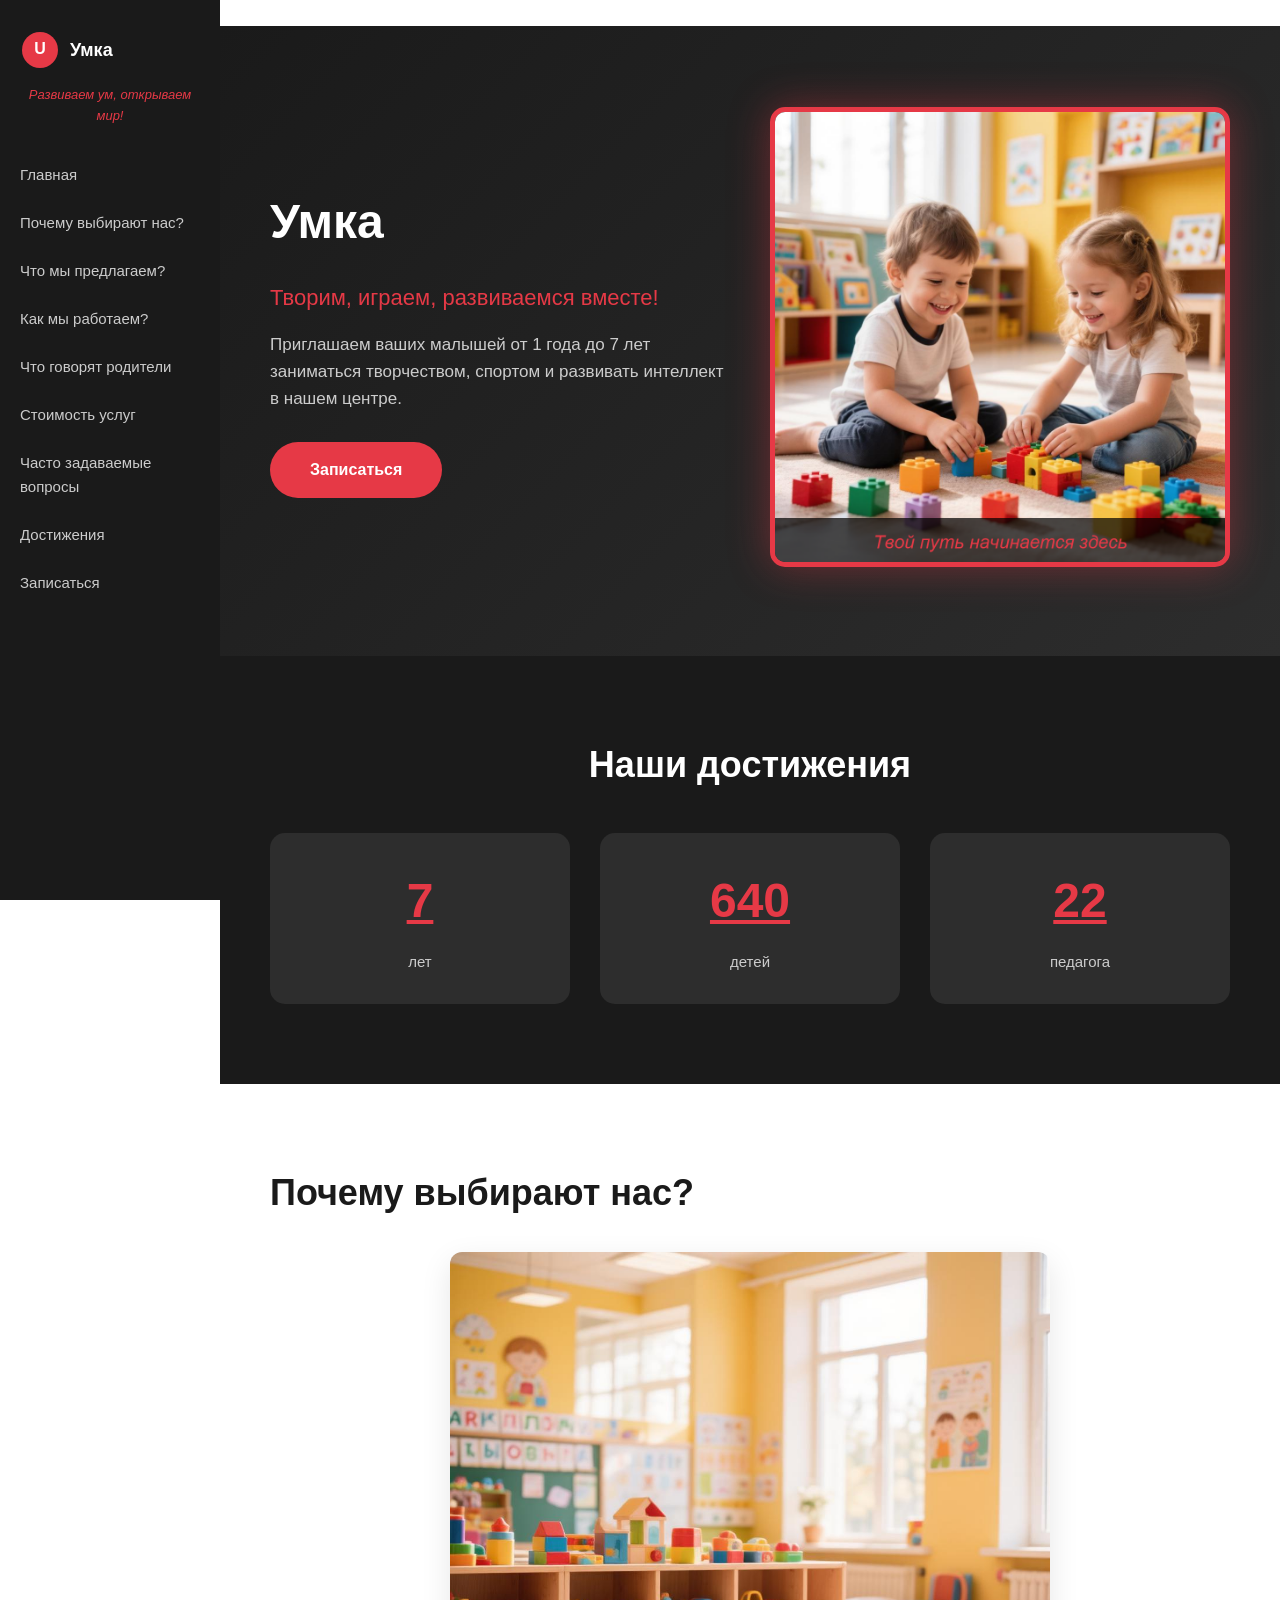
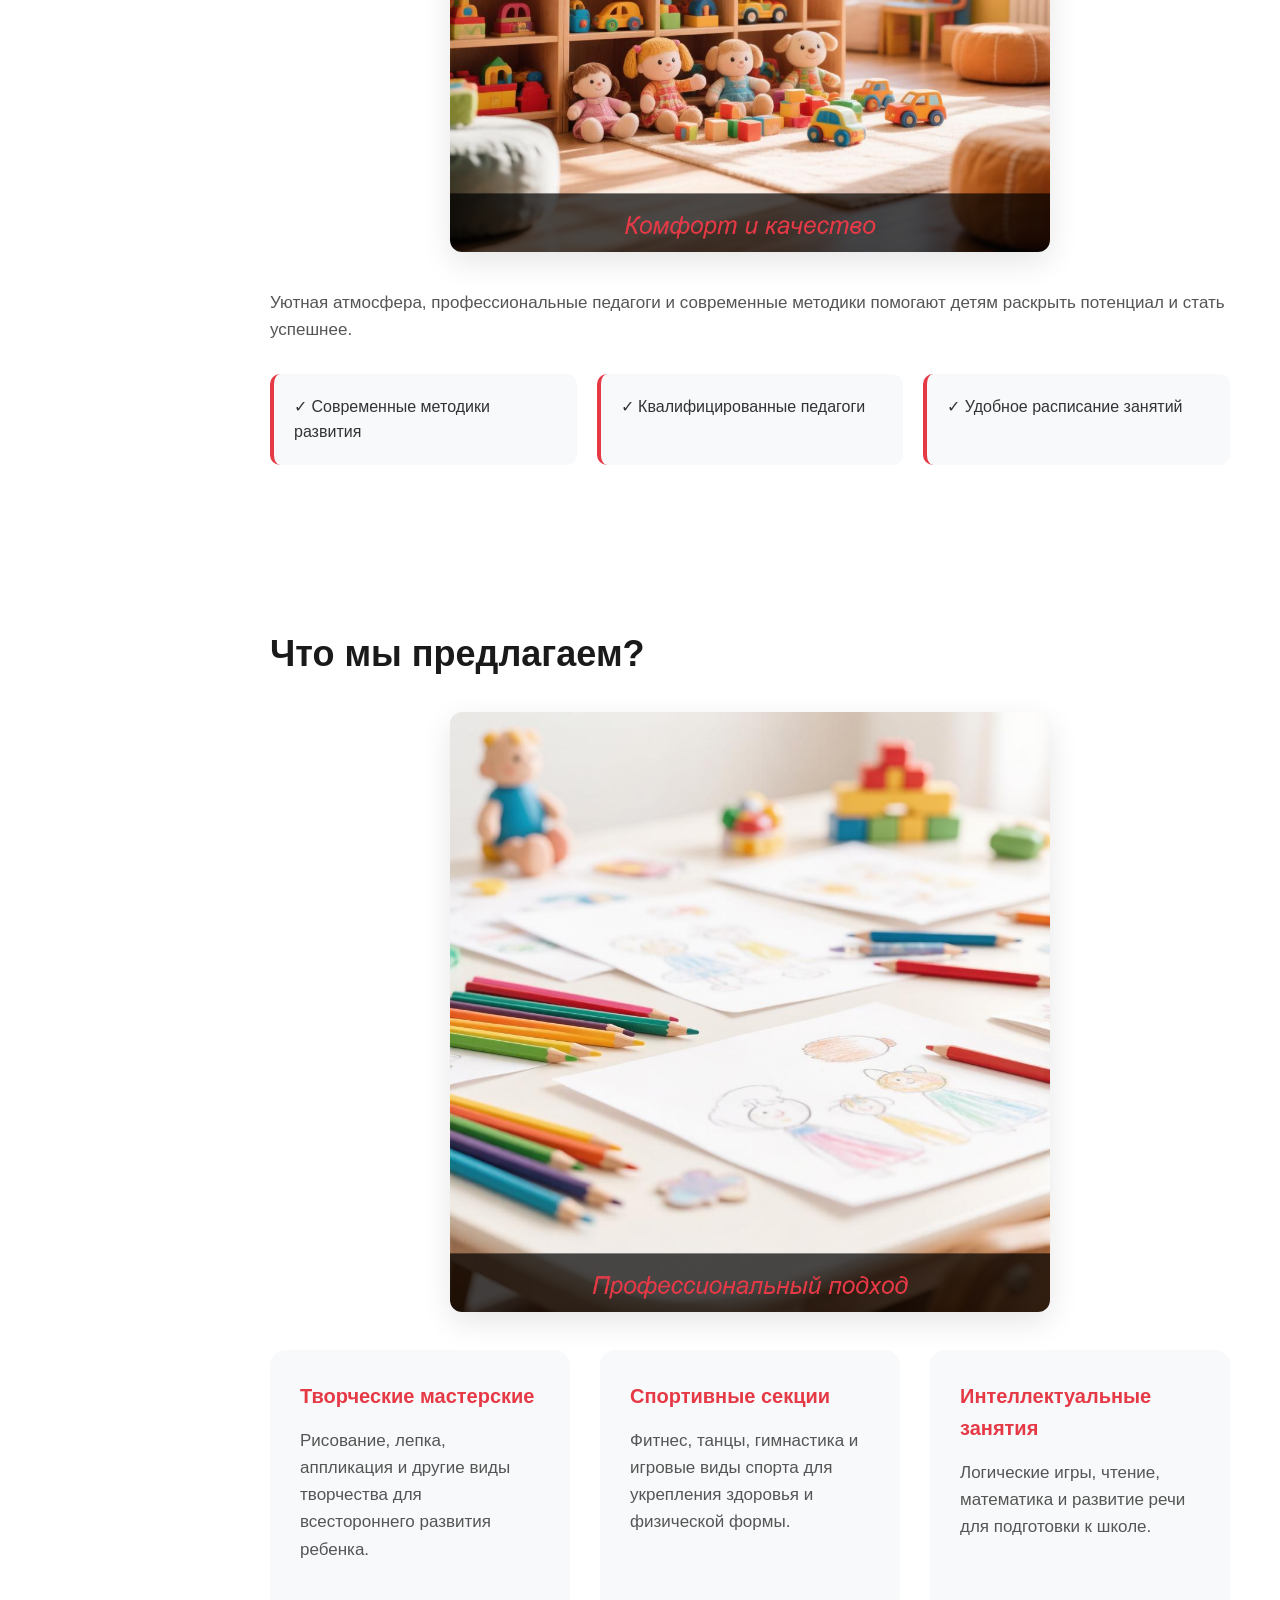
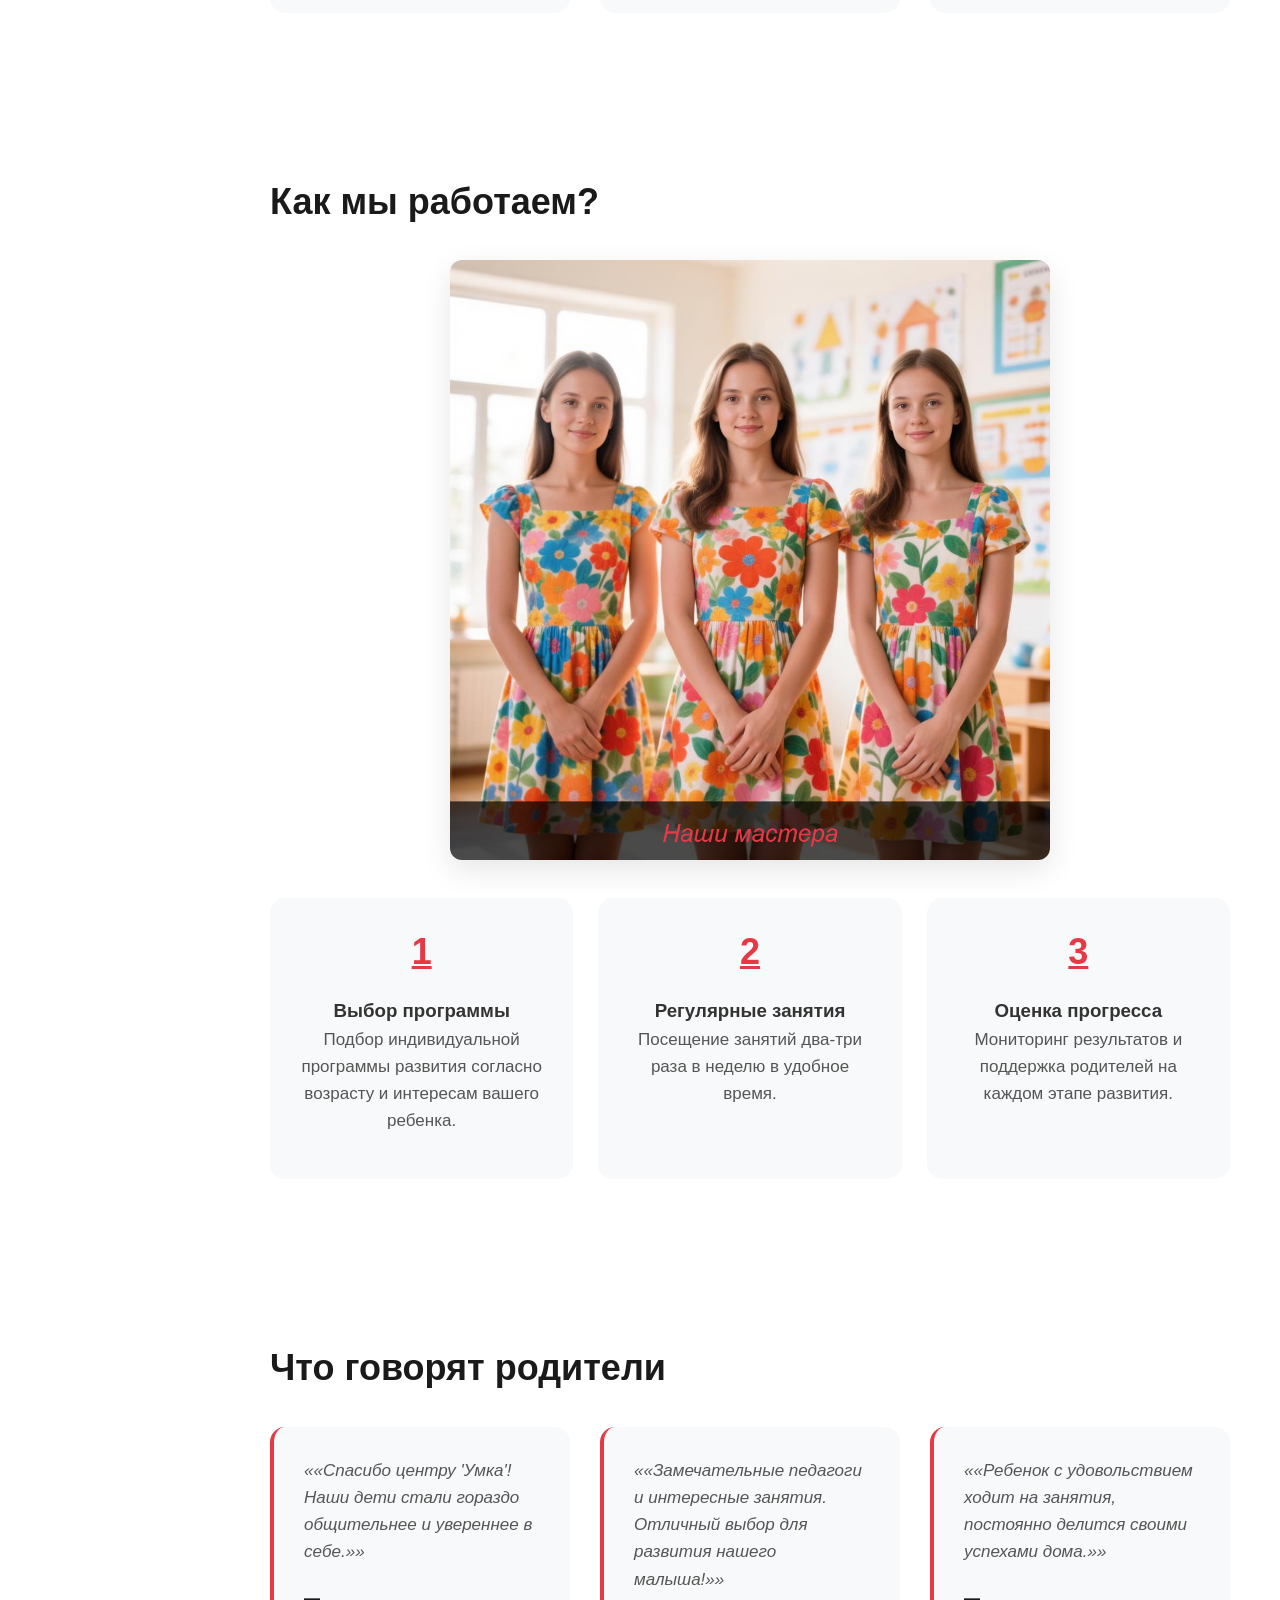
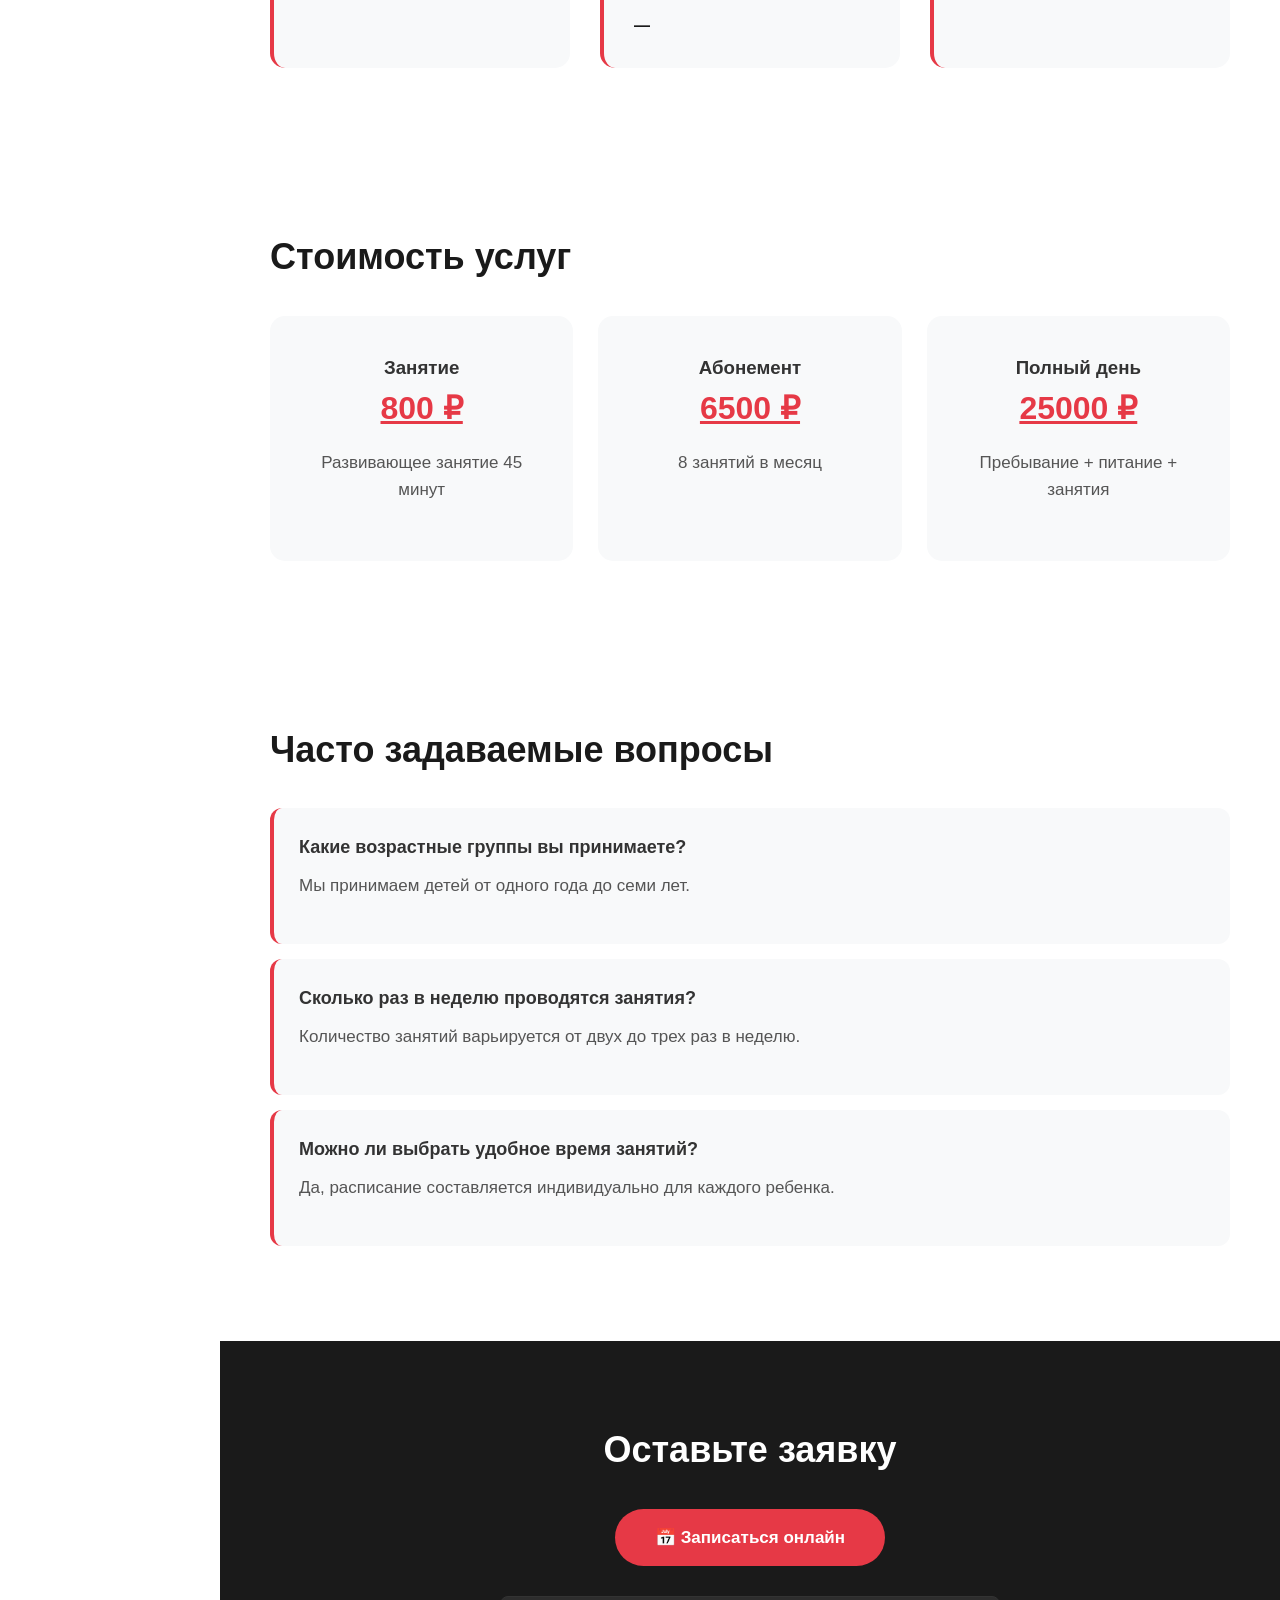
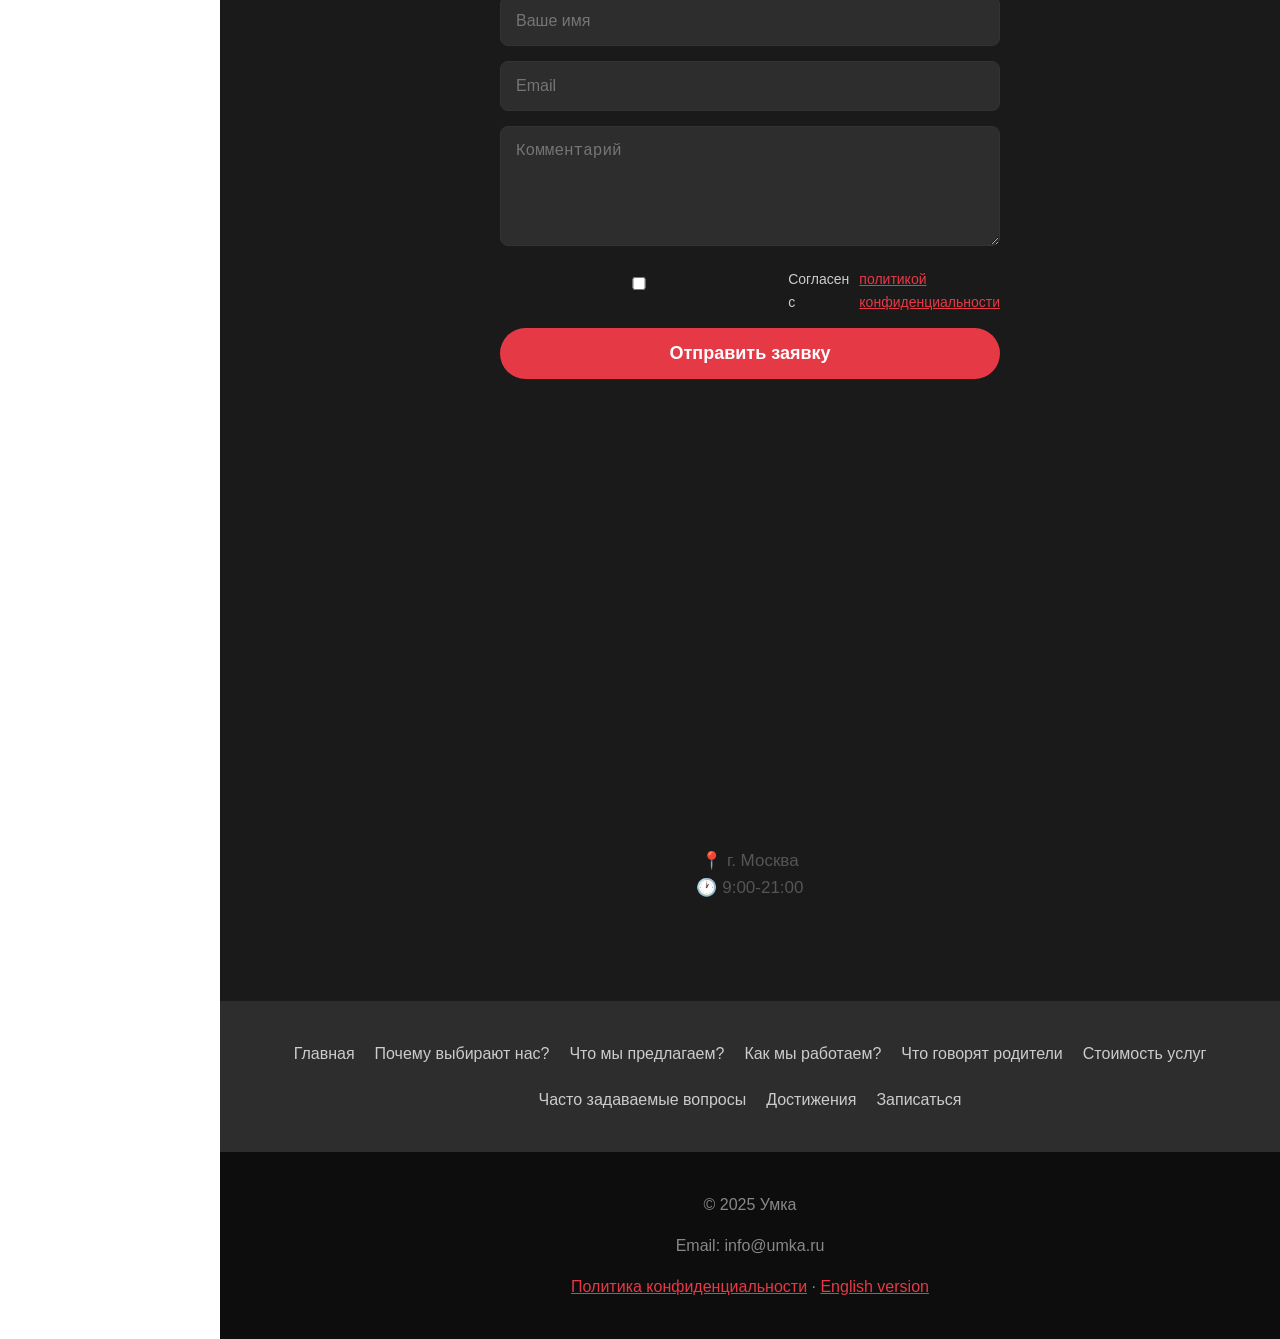
<file: index.html>
<!DOCTYPE html>
<html lang="ru">
<head>
<meta charset="UTF-8">
<meta name="viewport" content="width=device-width, initial-scale=1.0">
<title>Детский развивающий центр 'Умка': развитие и творчество</title>
<meta name="description" content="Центр развития ребенка 'Умка' предлагает занятия для малышей от 1 года до 7 лет. Творчество, спорт и интеллектуальное развитие.">
<link rel="icon" href="data:image/svg+xml,<svg xmlns="http://www.w3.org/2000/svg" viewBox="0 0 200 200">
            <circle cx="100" cy="100" r="90" fill="#e63946" />
            <text x="100" y="120" font-family="Arial" font-size="80" fill="white" 
                  text-anchor="middle" font-weight="bold">U</text>
        </svg>" type="image/svg+xml">
<link rel="stylesheet" href="style.css">
</head>
<body>
<aside class="sidebar">
<div class="sidebar-logo"><svg xmlns="http://www.w3.org/2000/svg" viewBox="0 0 200 200">
            <circle cx="100" cy="100" r="90" fill="#e63946" />
            <text x="100" y="120" font-family="Arial" font-size="80" fill="white" 
                  text-anchor="middle" font-weight="bold">U</text>
        </svg><span>Умка</span></div>
<div class="sidebar-slogan">Развиваем ум, открываем мир!</div>
<ul class="sidebar-menu"><li><a href="#hero">Главная</a></li><li><a href="#about">Почему выбирают нас?</a></li><li><a href="#services">Что мы предлагаем?</a></li><li><a href="#process">Как мы работаем?</a></li><li><a href="#testimonials">Что говорят родители</a></li><li><a href="#pricing">Стоимость услуг</a></li><li><a href="#faq">Часто задаваемые вопросы</a></li><li><a href="#achievements">Достижения</a></li><li><a href="#contact">Записаться</a></li></ul>
</aside>
<main class="main-content">
<section class="hero" id="hero">
<div class="hero-content">
<h1>Умка</h1>
<p class="subtitle">Творим, играем, развиваемся вместе!</p>
<p class="description">Приглашаем ваших малышей от 1 года до 7 лет заниматься творчеством, спортом и развивать интеллект в нашем центре.</p>
<a href="#contact" class="cta-button">Записаться</a>
</div>
<div class="hero-img-wrap"><img src="images/hero.png" alt="Hero" class="hero-img"></div>
</section>
<section id="achievements" class="section achievements"><h2>Наши достижения</h2><div class="ach-grid"><div class="ach-card"><div class="ach-num"><span class="highlight">7</span></div><div class="ach-label">лет</div></div><div class="ach-card"><div class="ach-num"><span class="highlight">640</span></div><div class="ach-label">детей</div></div><div class="ach-card"><div class="ach-num"><span class="highlight">22</span></div><div class="ach-label">педагога</div></div></div></section>
<section id="about" class="section"><div class="section-content"><h2>Почему выбирают нас?</h2><div class="img-wrap"><img src="images/about.png" alt="Почему выбирают нас?" class="section-img"></div><p>Уютная атмосфера, профессиональные педагоги и современные методики помогают детям раскрыть потенциал и стать успешнее.</p><ul class="features"><li>✓ Современные методики развития</li><li>✓ Квалифицированные педагоги</li><li>✓ Удобное расписание занятий</li></ul></div></section><section id="services" class="section"><div class="section-content"><h2>Что мы предлагаем?</h2><div class="img-wrap"><img src="images/services.png" alt="Что мы предлагаем?" class="section-img"></div><p></p><div class="items-grid"><div class="item"><h3>Творческие мастерские</h3><p>Рисование, лепка, аппликация и другие виды творчества для всестороннего развития ребенка.</p></div><div class="item"><h3>Спортивные секции</h3><p>Фитнес, танцы, гимнастика и игровые виды спорта для укрепления здоровья и физической формы.</p></div><div class="item"><h3>Интеллектуальные занятия</h3><p>Логические игры, чтение, математика и развитие речи для подготовки к школе.</p></div></div></div></section><section id="process" class="section"><div class="section-content"><h2>Как мы работаем?</h2><div class="img-wrap"><img src="images/team.png" alt="Как мы работаем?" class="section-img"></div><p></p><div class="process-grid"><div class="process-step"><div class="step-num"><span class="highlight">1</span></div><h3>Выбор программы</h3><p>Подбор индивидуальной программы развития согласно возрасту и интересам вашего ребенка.</p></div><div class="process-step"><div class="step-num"><span class="highlight">2</span></div><h3>Регулярные занятия</h3><p>Посещение занятий два-три раза в неделю в удобное время.</p></div><div class="process-step"><div class="step-num"><span class="highlight">3</span></div><h3>Оценка прогресса</h3><p>Мониторинг результатов и поддержка родителей на каждом этапе развития.</p></div></div></div></section><section id="testimonials" class="section"><div class="section-content"><h2>Что говорят родители</h2><p></p><div class="items-grid"><div class="item testimonial"><p>««Спасибо центру 'Умка'! Наши дети стали гораздо общительнее и увереннее в себе.»»</p><strong>— </strong></div><div class="item testimonial"><p>««Замечательные педагоги и интересные занятия. Отличный выбор для развития нашего малыша!»»</p><strong>— </strong></div><div class="item testimonial"><p>««Ребенок с удовольствием ходит на занятия, постоянно делится своими успехами дома.»»</p><strong>— </strong></div></div></div></section><section id="pricing" class="section"><div class="section-content"><h2>Стоимость услуг</h2><p></p><div class="pricing-grid"><div class="price-card"><h3>Занятие</h3><div class="price"><span class="highlight">800 ₽</span></div><p>Развивающее занятие 45 минут</p></div><div class="price-card"><h3>Абонемент</h3><div class="price"><span class="highlight">6500 ₽</span></div><p>8 занятий в месяц</p></div><div class="price-card"><h3>Полный день</h3><div class="price"><span class="highlight">25000 ₽</span></div><p>Пребывание + питание + занятия</p></div></div></div></section><section id="faq" class="section"><div class="section-content"><h2>Часто задаваемые вопросы</h2><p></p><div class="faq-list"><div class="faq-item"><h3>Какие возрастные группы вы принимаете?</h3><p>Мы принимаем детей от одного года до семи лет.</p></div><div class="faq-item"><h3>Сколько раз в неделю проводятся занятия?</h3><p>Количество занятий варьируется от двух до трех раз в неделю.</p></div><div class="faq-item"><h3>Можно ли выбрать удобное время занятий?</h3><p>Да, расписание составляется индивидуально для каждого ребенка.</p></div></div></div></section>


<section id="contact" class="section contact">
<h2>Оставьте заявку</h2>
<p class="calendly-link"><a href="https://calendly.com/" target="_blank" class="cta-button">📅 Записаться онлайн</a></p>
<form id="contact-form">
<input type="text" placeholder="Ваше имя" required>
<input type="text" placeholder="Email" required>
<textarea placeholder="Комментарий"></textarea>
<label class="checkbox-label"><input type="checkbox" required> Согласен с <a href="privacy.html" target="_blank">политикой конфиденциальности</a></label>
<button type="submit">Отправить заявку</button>
</form>
<div class="map-wrap"><iframe src="https://yandex.ru/map-widget/v1/?text=Москва" width="100%" height="400" frameborder="0"></iframe></div>
<p class="contact-info">📍 г. Москва<br>🕐 9:00-21:00</p>
</section>
<nav class="bottom-menu"><ul><li><a href="#hero">Главная</a></li><li><a href="#about">Почему выбирают нас?</a></li><li><a href="#services">Что мы предлагаем?</a></li><li><a href="#process">Как мы работаем?</a></li><li><a href="#testimonials">Что говорят родители</a></li><li><a href="#pricing">Стоимость услуг</a></li><li><a href="#faq">Часто задаваемые вопросы</a></li><li><a href="#achievements">Достижения</a></li><li><a href="#contact">Записаться</a></li></ul></nav>
<footer>
<p>© 2025 Умка</p>
<div class="contacts"><p>Email: info@umka.ru</p></div>
<p class="privacy-link"><a href="privacy.html">Политика конфиденциальности</a> · <a href="en.html">English version</a></p>
</footer>
</main>
<script src="script.js"></script>
</body>
</html>
</file>
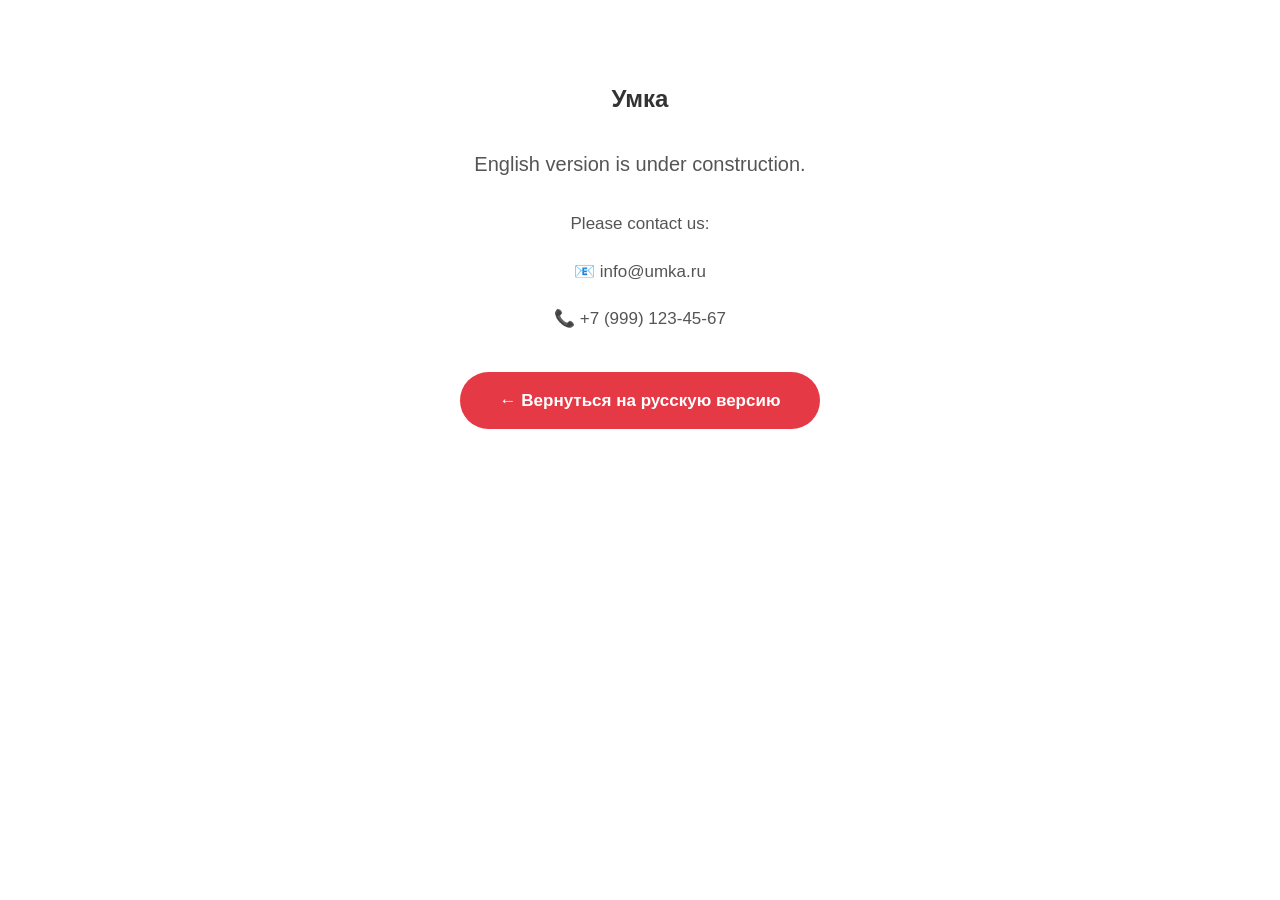
<file: en.html>
<!DOCTYPE html>
<html lang="en">
<head>
<meta charset="UTF-8">
<meta name="viewport" content="width=device-width, initial-scale=1.0">
<title>Умка — English version</title>
<link rel="stylesheet" href="style.css">
</head>
<body>
<main class="main-content" style="margin-left: 0;">
<section class="section" style="max-width: 800px; margin: 0 auto; text-align: center;">
<h1>Умка</h1>
<p style="font-size: 20px; margin: 30px 0;">English version is under construction.</p>
<p>Please contact us:</p>
<p style="margin-top: 20px;">📧 info@umka.ru</p>
<p>📞 +7 (999) 123-45-67</p>
<p style="margin-top: 40px;"><a href="index.html" class="cta-button">← Вернуться на русскую версию</a></p>
</section>
</main>
</body>
</html>
</file>
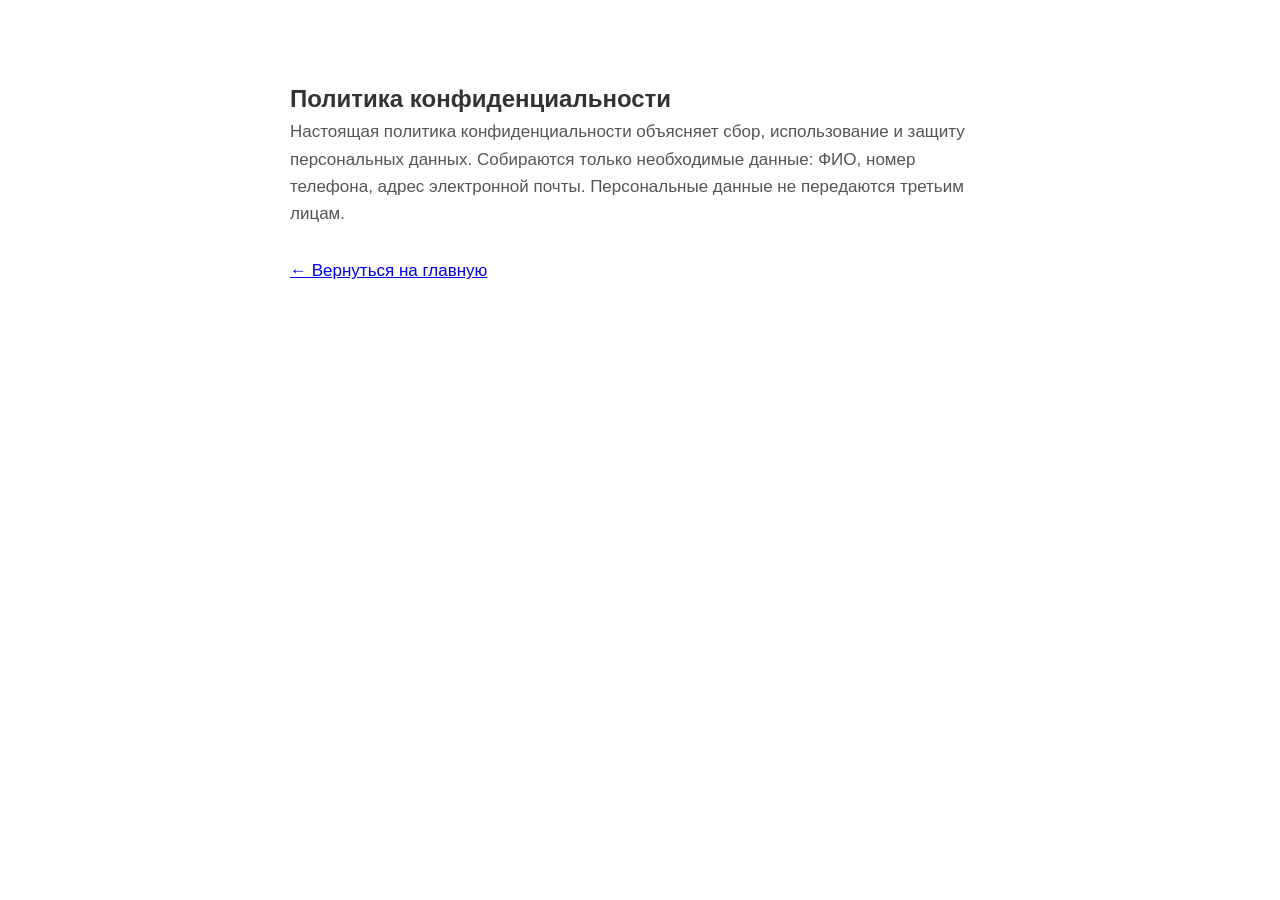
<file: privacy.html>
<!DOCTYPE html>
<html lang="ru">
<head>
<meta charset="UTF-8">
<meta name="viewport" content="width=device-width, initial-scale=1.0">
<title>Политика конфиденциальности — Умка</title>
<link rel="stylesheet" href="style.css">
</head>
<body>
<main class="main-content" style="margin-left: 0;">
<section class="section" style="max-width: 800px; margin: 0 auto;">
<h1>Политика конфиденциальности</h1>
<p>Настоящая политика конфиденциальности объясняет сбор, использование и защиту персональных данных. Собираются только необходимые данные: ФИО, номер телефона, адрес электронной почты. Персональные данные не передаются третьим лицам.</p>
<p style="margin-top: 30px;"><a href="index.html">← Вернуться на главную</a></p>
</section>
</main>
</body>
</html>
</file>
<file: style.css>
* { margin: 0; padding: 0; box-sizing: border-box; }
body { font-family: 'Segoe UI', sans-serif; line-height: 1.6; color: #333; background: #fff; }
.sidebar { position: fixed; left: 0; top: 0; width: 220px; height: 100vh; background: #1a1a1a; color: #fff; padding: 30px 20px; overflow-y: auto; z-index: 100; }
.sidebar-logo { display: flex; align-items: center; gap: 10px; font-size: 18px; font-weight: bold; margin-bottom: 15px; word-break: break-word; }
.sidebar-logo svg { height: 40px; width: auto; flex-shrink: 0; }
.sidebar-slogan { color: #e63946; font-style: italic; font-size: 13px; margin-bottom: 30px; text-align: center; }
.sidebar-menu { list-style: none; }
.sidebar-menu li { margin-bottom: 12px; }
.sidebar-menu a { color: #ccc; text-decoration: none; font-size: 15px; display: block; padding: 6px 0; }
.sidebar-menu a:hover { color: #e63946; }
.main-content { margin-left: 220px; }
.hero { display: grid; grid-template-columns: 1fr 1fr; gap: 40px; padding: 80px 50px; background: linear-gradient(135deg, #1a1a1a 0%, #2d2d2d 100%); color: #fff; align-items: center; min-height: 70vh; }
.hero-content h1 { font-size: 48px; margin-bottom: 20px; }
.hero-content .subtitle { font-size: 22px; color: #e63946; margin-bottom: 15px; font-weight: 500; }
.hero-content .description { font-size: 17px; color: #ccc; margin-bottom: 30px; }
.hero-img-wrap { text-align: center; }
.hero-img { width: 100%; max-width: 500px; border: 5px solid #e63946; box-shadow: 0 0 40px rgba(230,57,70,0.4); border-radius: 15px; }
.cta-button { display: inline-block; background: #e63946; color: #fff; padding: 15px 40px; border-radius: 30px; text-decoration: none; font-weight: bold; transition: all 0.3s; }
.cta-button:hover { background: #c1121f; transform: scale(1.05); }
.section { padding: 80px 50px; max-width: 1100px; }
.section h2 { font-size: 36px; margin-bottom: 30px; color: #1a1a1a; }
.section p { font-size: 17px; color: #555; margin-bottom: 20px; }
.img-wrap { text-align: center; margin: 30px 0; }
.section-img { max-width: 600px; width: 100%; border-radius: 12px; box-shadow: 0 10px 30px rgba(0,0,0,0.1); }

/* Секция «Об авторе» — фото слева, текст справа */
.section.about-me { max-width: 1100px; }
.about-me-content { display: grid; grid-template-columns: 280px 1fr; gap: 50px; align-items: start; }
.about-me-photo { width: 100%; max-width: 280px; height: auto; border-radius: 15px; box-shadow: 0 10px 25px rgba(0,0,0,0.15); }
.about-me-photo { width: 100%; border-radius: 15px; box-shadow: 0 15px 40px rgba(0,0,0,0.15); }
.about-me-text h2 { text-align: left; }
.about-me-text .features { display: block; margin-top: 20px; }
.about-me-text .features li { background: #f8f9fa; padding: 12px 20px; border-radius: 8px; border-left: 4px solid #e63946; margin-bottom: 10px; font-weight: 500; }
@media (max-width: 900px) { .about-me-content { grid-template-columns: 1fr; } }

.features { list-style: none; display: grid; grid-template-columns: repeat(auto-fit, minmax(250px, 1fr)); gap: 20px; margin-top: 30px; }
.features li { background: #f8f9fa; padding: 20px; border-radius: 10px; border-left: 4px solid #e63946; font-weight: 500; }
.items-grid { display: grid; grid-template-columns: repeat(auto-fit, minmax(280px, 1fr)); gap: 30px; margin-top: 30px; }
.item { background: #f8f9fa; padding: 30px; border-radius: 15px; }
.item h3 { color: #e63946; margin-bottom: 15px; font-size: 20px; }
.testimonial { border-left: 4px solid #e63946; font-style: italic; }
.testimonial strong { display: block; margin-top: 10px; color: #1a1a1a; font-style: normal; }
.process-grid { display: grid; grid-template-columns: repeat(auto-fit, minmax(200px, 1fr)); gap: 25px; margin-top: 30px; }
.process-step { background: #f8f9fa; padding: 25px; border-radius: 15px; text-align: center; }
.step-num { font-size: 36px; font-weight: bold; color: #e63946; margin-bottom: 15px; }
.pricing-grid { display: grid; grid-template-columns: repeat(auto-fit, minmax(250px, 1fr)); gap: 25px; margin-top: 30px; }
.price-card { background: #f8f9fa; padding: 35px 25px; border-radius: 15px; text-align: center; border: 2px solid transparent; }
.price-card:hover { border-color: #e63946; }
.price { font-size: 32px; font-weight: bold; color: #e63946; margin-bottom: 15px; }
.faq-list { margin-top: 30px; }
.faq-item { background: #f8f9fa; padding: 25px; border-radius: 12px; margin-bottom: 15px; border-left: 4px solid #e63946; }
.faq-item h3 { margin-bottom: 10px; font-size: 18px; }
.highlight { color: #e63946; font-weight: bold; text-decoration: underline; }
.achievements { background: #1a1a1a; color: #fff; max-width: 100%; }
.achievements h2 { color: #fff; text-align: center; }
.ach-grid { display: grid; grid-template-columns: repeat(auto-fit, minmax(180px, 1fr)); gap: 30px; margin-top: 40px; }
.ach-card { text-align: center; padding: 30px 20px; background: #2d2d2d; border-radius: 15px; }
.ach-num { font-size: 48px; font-weight: bold; color: #e63946; margin-bottom: 10px; }
.ach-label { color: #ccc; font-size: 15px; }
.partners { background: #f8f9fa; max-width: 100%; }
.partners-grid { display: grid; grid-template-columns: repeat(auto-fit, minmax(180px, 1fr)); gap: 25px; margin-top: 30px; }
.partner-logo { background: #fff; padding: 30px; border-radius: 12px; text-align: center; font-weight: bold; color: #555; box-shadow: 0 5px 15px rgba(0,0,0,0.05); }
.certificates { max-width: 1100px; }
.certs-grid { display: grid; grid-template-columns: repeat(auto-fit, minmax(280px, 1fr)); gap: 25px; margin-top: 30px; }
.cert-item { background: #f8f9fa; padding: 30px; border-radius: 15px; border-left: 4px solid #e63946; }
.cert-item h3 { color: #1a1a1a; margin-bottom: 10px; }
.contact { background: #1a1a1a; color: #fff; max-width: 100%; padding: 80px 50px; }
.contact h2 { color: #fff; text-align: center; }
.calendly-link { text-align: center; margin: 20px 0; }
#contact-form { max-width: 500px; margin: 30px auto 0; }
#contact-form input, #contact-form textarea { width: 100%; padding: 15px; margin-bottom: 15px; border: 1px solid #333; border-radius: 8px; background: #2d2d2d; color: #fff; font-size: 16px; }
#contact-form textarea { height: 120px; }
.checkbox-label { display: flex; align-items: center; gap: 10px; color: #ccc; font-size: 14px; margin-bottom: 15px; }
.checkbox-label a { color: #e63946; }
#contact-form button { background: #e63946; color: #fff; padding: 15px 40px; border: none; border-radius: 30px; cursor: pointer; font-size: 18px; font-weight: bold; width: 100%; }
#contact-form button:hover { background: #c1121f; }
.map-wrap { max-width: 800px; margin: 40px auto 20px; border-radius: 15px; overflow: hidden; }
.contact-info { text-align: center; color: #ccc; margin-top: 20px; }
.bottom-menu { background: #2d2d2d; padding: 40px 50px; }
.bottom-menu ul { display: flex; flex-wrap: wrap; gap: 20px; list-style: none; justify-content: center; }
.bottom-menu a { color: #ccc; text-decoration: none; }
.bottom-menu a:hover { color: #e63946; }
footer { background: #0d0d0d; color: #888; padding: 40px 50px; text-align: center; }
footer .contacts { margin-top: 15px; }
.privacy-link { margin-top: 15px; }
.privacy-link a { color: #e63946; }
@media (max-width: 900px) {
.sidebar { position: static; width: 100%; height: auto; }
.sidebar-menu { display: flex; flex-wrap: wrap; gap: 15px; }
.main-content { margin-left: 0; }
.hero { grid-template-columns: 1fr; padding: 40px 20px; }
.hero-content h1 { font-size: 32px; }
.section { padding: 50px 20px; }
}
</file>
